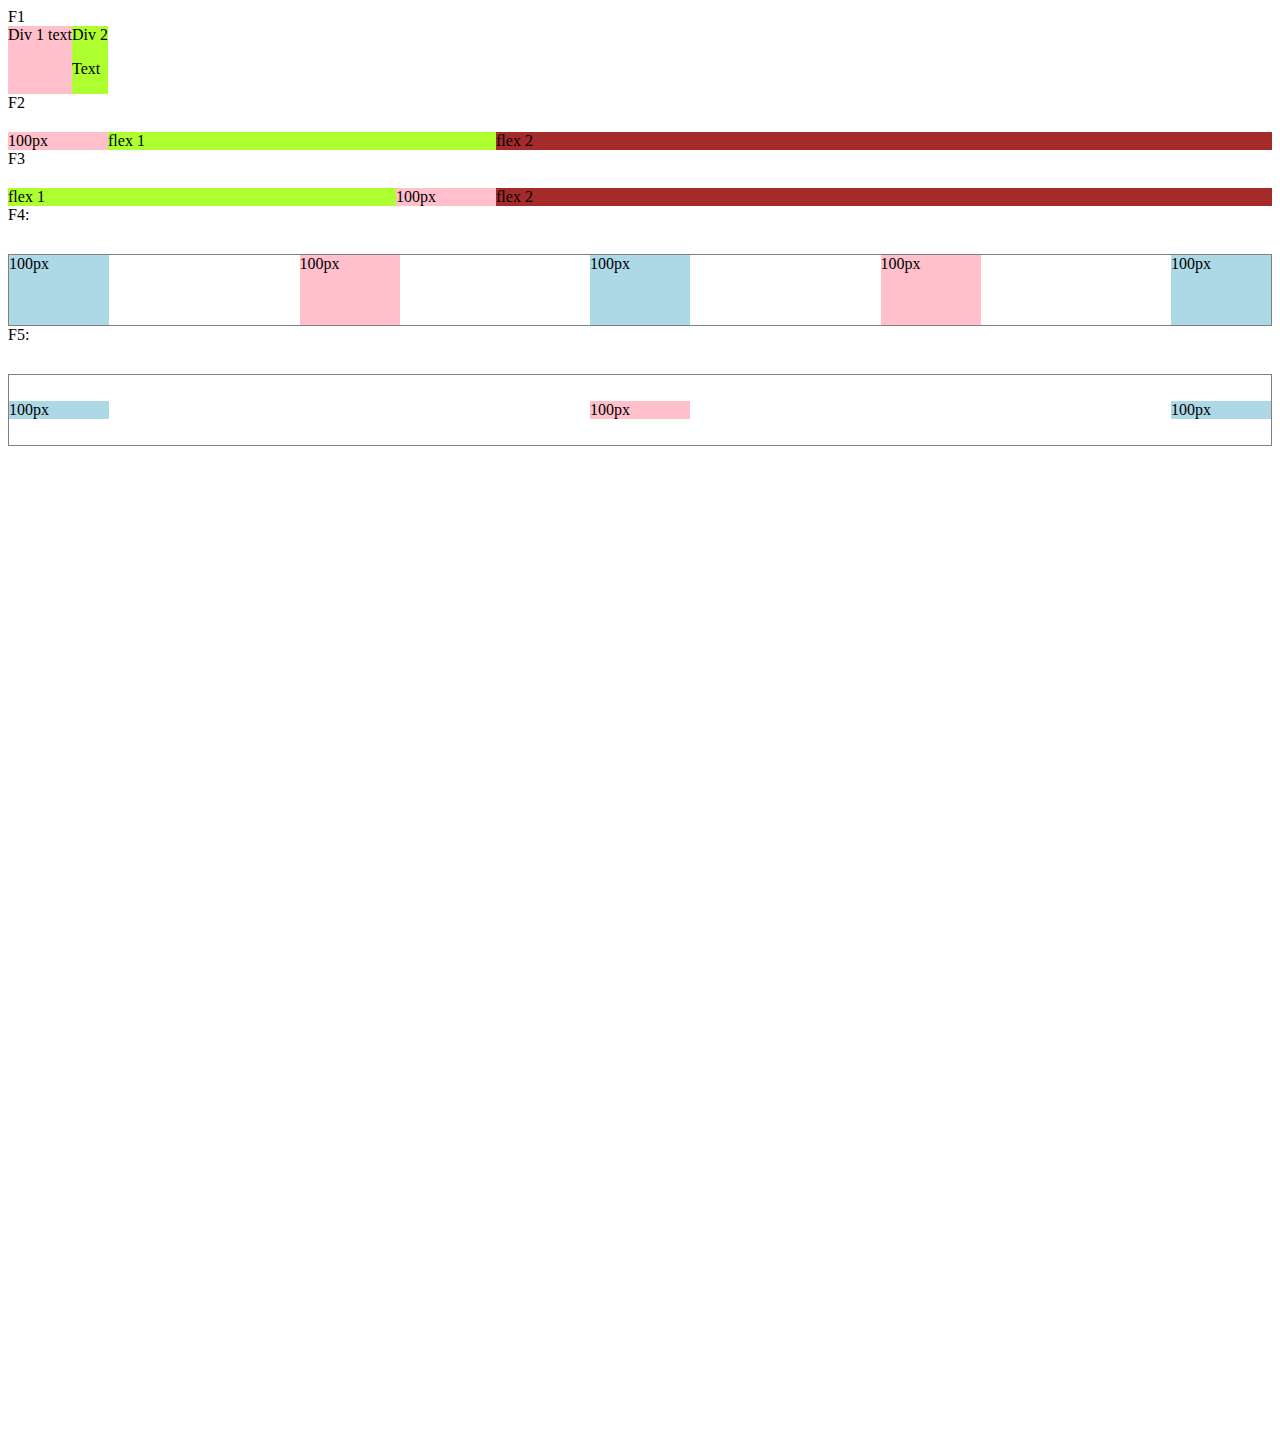
<file: flexbox.html>
<!DOCTYPE html>
<html lang="en">

<head>
    <meta charset="UTF-8">
    <meta http-equiv="X-UA-Compatible" content="IE=edge">
    <meta name="viewport" content="width=device-width, initial-scale=1.0">
    <title>Flexbox </title>
</head>

<body style="padding-bottom: 1000px;">
    F1
    <div style="
        display: flex;
        ">
        <div style="
        background-color: pink;
        ">Div 1 text</div>
        <div style="
        background-color: greenyellow;
        ">Div 2 <p>Text</p>
        </div>
    </div>
    F2
    <div style="
    display: flex;
    margin-top: 20px;
    ">
        <div style="
    width: 100px;
    background-color: pink;
    ">100px</div>
        <div style="
    flex: 1;
    background-color: greenyellow;
    ">flex 1</div>
        <div style="
    flex: 2;
    background-color: brown;
    ">flex 2</div>
    </div>

    F3
    <div style="
    display: flex;
    margin-top: 20px;
    ">
        <div style="
    flex: 1;
    background-color: greenyellow;
    ">flex 1</div>
        <div style="
        width: 100px;
        background-color: pink;
        ">100px</div>
        <div style="
    flex: 2;
    background-color: brown;
    ">flex 2</div>
    </div>

    F4:

    <div style="
    margin-top: 30px;
    height: 70px;
    border-width: 1px;
    border-style: solid;
    border-color: gray;

    display: flex;
    justify-content: space-between;
    ">

        <div style="
    width: 100px;
    background-color: lightblue;
    ">100px
        </div>
        <div style="
        width: 100px;
        background-color: pink;
        ">100px
        </div>
        <div style="
    width: 100px;
    background-color: lightblue;
    ">100px
        </div>
        <div style="
    width: 100px;
    background-color: pink;
    ">100px
        </div>
        <div style="
    width: 100px;
    background-color: lightblue;
    ">100px
        </div>
    </div>

    F5:

    <div style="
    margin-top: 30px;
    height: 70px;
    border-width: 1px;
    border-style: solid;
    border-color: gray;

    display: flex;
    justify-content: space-between;
    align-items: center;
    ">

        <div style="
    width: 100px;
    background-color: lightblue;
    ">100px
        </div>
        <div style="
        width: 100px;
        background-color: pink;
        ">100px
        </div>
        <div style="
    width: 100px;
    background-color: lightblue;
    ">100px
        </div>
    </div>

</body>

</html>
</file>
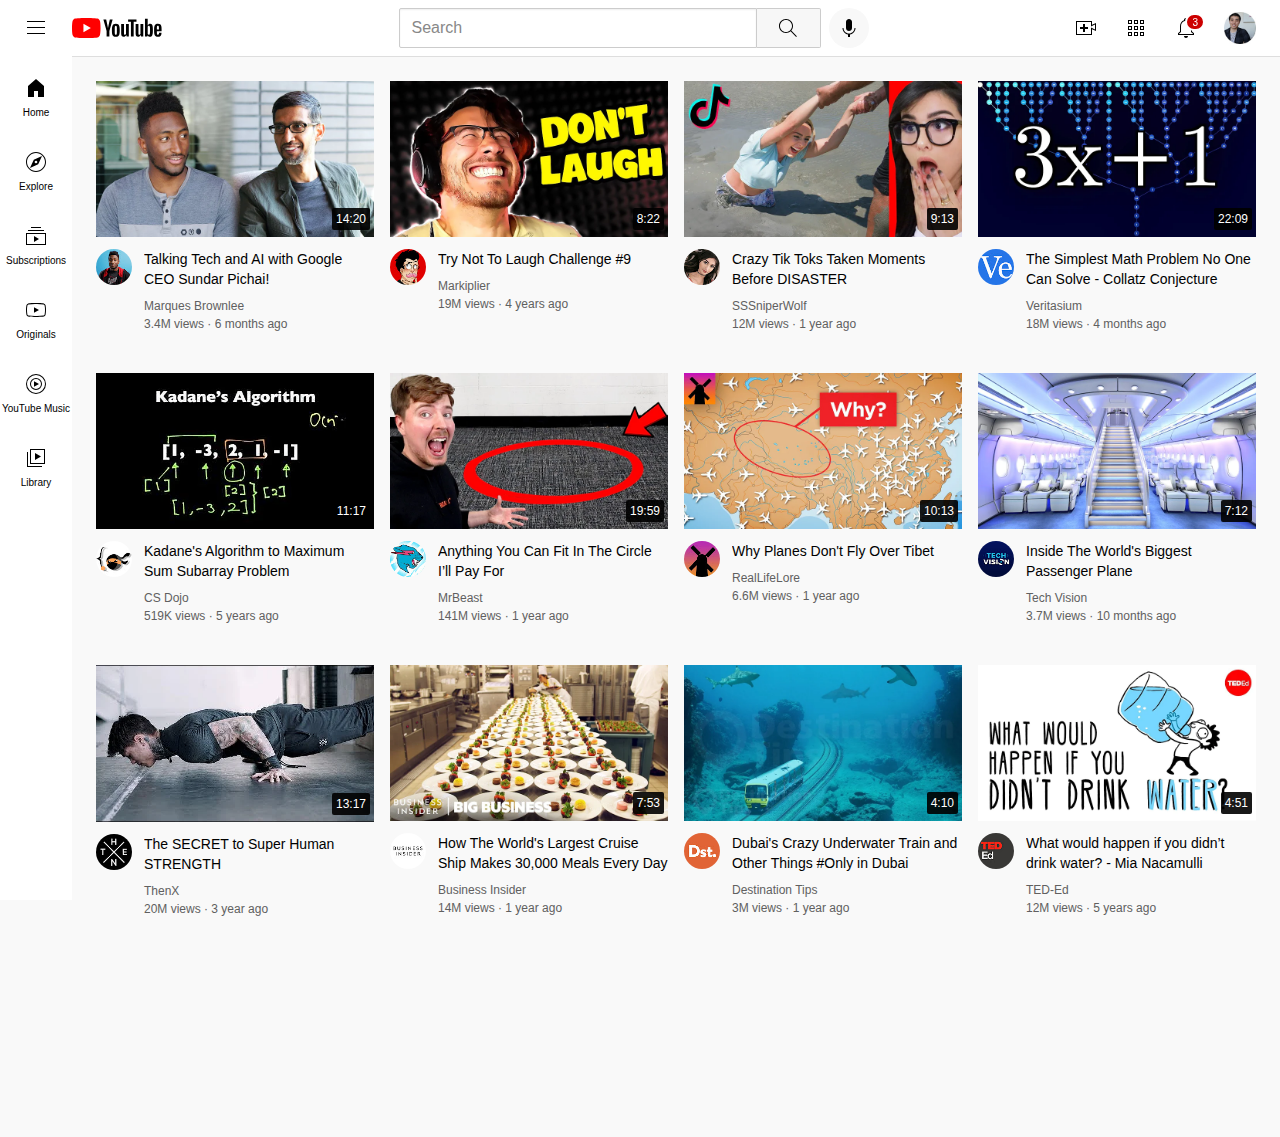
<file: icons/YouTube Exercise.htm>
<!DOCTYPE html>
<!-- saved from url=(0042)https://supersimple.dev/exercises/youtube/ -->
<html><head><meta http-equiv="Content-Type" content="text/html; charset=UTF-8">
    <title>YouTube Exercise</title>
    <link rel="preconnect" href="https://fonts.googleapis.com/">
    <link rel="preconnect" href="https://fonts.gstatic.com/" crossorigin="">
    <link href="./YouTube Exercise_files/css2" rel="stylesheet">
    <style>
      * {
        box-sizing: border-box;
      }

      body {
        margin: 0;
      }

      .Exercises-YouTube {
        font-family: Roboto, Arial, sans-serif;
        padding-top: 57px;
        padding-left: 72px;
        background-color: rgb(249, 249, 249);
      }

      .header {
        display: flex;
        height: 57px;
        border-bottom: 1px solid rgb(222, 222, 222);
        margin-bottom: 20px;
        justify-content: space-between;
        align-items: center;

        position: fixed;
        top: 0;
        left: 0;
        right: 0;
        background-color: white;

        z-index: 100;
      }

      .left-section {
        display: flex;
        align-items: center;
      }

      .left-section .hamburger-menu {
        height: 24px;
        margin-left: 24px;
        margin-right: 24px;
        cursor: pointer;
      }

      .left-section .youtube-logo {
        height: 20px;
        cursor: pointer;
      }

      .middle-section {
        display: flex;
        align-items: center;
        flex: 1;
        max-width: 470px;
        margin-left: 60px;
      }

      .middle-section .search-button img {
        height: 24px;
      }

      .middle-section .voice-search {
        cursor: pointer;
        height: 40px;
        width: 40px;
        border-radius: 20px;
        border: none;
        background-color: rgb(248, 248, 248);

        display: flex;
        justify-content: center;
        align-items: center;
      }

      .middle-section .voice-search img {
        height: 24px;
      }

      .right-section {
        display: flex;
        align-items: center;
        width: 182px;
        justify-content: space-between;
        margin-right: 24px;
        margin-left: 29px;
        flex-shrink: 0;
      }

      .right-section .icon {
        cursor: pointer;
        height: 24px;
      }

      .right-section .my-channel {
        height: 32px;
        cursor: pointer;
      }

      .notification-count {
        background-color: rgb(204, 0, 0);
        border-radius: 80px;
        position: absolute;
        top: -3px;
        right: -7px;
        color: white;
        border: 2px solid white;
        display: flex;
        justify-content: center;
        align-items: center;
        font-size: 10px;
        padding: 1.5px 5px;
        pointer-events: none;
      }

      .search-bar {
        font-family: Roboto, Arial, sans-serif;
        height: 40px;
        flex: 1;
        width: 0;
        min-width: 0;
        padding-left: 12px;
        font-size: 16px;
        -webkit-font-smoothing: antialiased;

        border: 1px solid rgb(204, 204, 204);
        border-top-left-radius: 2px;
        border-bottom-left-radius: 2px;

        box-shadow: inset 0px 1px 2px rgb(238, 238, 238)
      }

      .search-bar:focus {
        outline: 1px solid rgb(31, 92, 198);
        outline-offset: -1px;
      }

      .search-bar::placeholder {
        color: rgb(136, 136, 136);
        font-size: 16px;
        -webkit-font-smoothing: antialiased;
      }

      .search-button {
        height: 40px;
        width: 64px;

        border: 1px solid rgb(204, 204, 204);
        border-left: none;
        border-top-right-radius: 2px;
        border-bottom-right-radius: 2px;

        background-color: rgb(247, 247, 247);
        cursor: pointer;
        margin-right: 8px;

        display: flex;
        align-items: center;
        justify-content: center;
      }

      .search-button:hover {
        background-color: rgb(239, 239, 239);
      }

      .search-button:active {
        background-color: rgb(232, 232, 232);
      }

      .sidebar {
        position: fixed;
        left: 0;
        top: 56px;
        bottom: 0;

        background-color: white;
        width: 72px;
        padding-top: 4px;

        z-index: 200;
      }

      .sidebar-link {
        font-size: 10px;
        height: 74px;

        display: flex;
        flex-direction: column;
        justify-content: center;
        align-items: center;

        cursor: pointer;
      }

      .sidebar-link:hover {
        background-color: rgb(238, 238, 238);
      }

      .sidebar-link img {
        height: 24px;
        margin-bottom: 6.5px;
      }

      .tooltip {
        background-color: rgba(96, 96, 96, 0.9);
        color: white;
        font-size: 12px;
        padding: 8px;
        border-radius: 2px;
        position: absolute;

        bottom: -50px;

        opacity: 0;
        transition: opacity 0.15s;
        pointer-events: none;
        white-space: nowrap;
      }

      .tooltip-container {
        position: relative;
        display: flex;
        justify-content: center;
      }

      .tooltip-container:hover .tooltip {
        opacity: 1;
      }

      main {
        min-height: 120vh;
      }

      .video-grid {
        display: grid;
        grid-template-columns: 1fr 1fr;
        column-gap: 8px;
        row-gap: 22px;
        padding: 20px;
      }

      @media (min-width: 870px) and (max-width: 1124px) {
        .video-grid {
          grid-template-columns: 1fr 1fr 1fr;
        }
      }

      @media (min-width: 1125px) {
        .video-grid {
          grid-template-columns: 1fr 1fr 1fr 1fr;
        }
      }

      .thumbnail {
        width: 100%;
      }

      .video-title {
        margin-top: 8px;
        font-size: 14px;
        font-weight: 500;
        width: 100%;
        line-height: 20px;
        margin-bottom: 0;

        overflow: hidden;
        display: -webkit-box;
        -webkit-line-clamp: 2;
        -webkit-box-orient: vertical;
        text-overflow: ellipsis;
      }

      .channel-name,
      .video-stats {
        font-size: 12px;
        color: rgb(96, 96, 96);
      }

      .channel-name {
        margin-top: 10px;
        margin-bottom: 0;
      }

      .video-stats {
        margin-top: 4px;
      }

      .channel-link {
        text-decoration: none;
        color: inherit;
      }

      .video-link {
        text-decoration: none;
        color: black;
      }

      .video-card {
        padding: 4px;
        vertical-align: top;
      }

      .video-info-grid {
        display: grid;
        grid-template-columns: 48px 1fr;
      }

      .channel-profile-pic img {
        width: 36px;
        border-radius: 36px;
        margin-top: 8px;
      }

      .thumbnail-container {
        position: relative;
      }

      .video-time {
        position: absolute;
        bottom: 11px;
        right: 4px;

        color: white;
        background-color: rgba(0, 0, 0, 0.9);
        font-size: 12px;
        padding: 4px;
        border-radius: 2px;
        font-weight: 500;
      }
    </style>
  </head>
  <body>
    <div class="Exercises-YouTube">
      <header class="header">
        <div class="left-section">
          <img class="hamburger-menu" src="./YouTube Exercise_files/hamburger-menu.svg">
          <img class="youtube-logo" src="./YouTube Exercise_files/youtube-logo.svg">
        </div>

        <div class="middle-section">
          <input class="search-bar" type="text" placeholder="Search">
          <button class="search-button tooltip-container">
            <img src="./YouTube Exercise_files/search.svg">
            <div class="tooltip">Search</div>
          </button>
          <button class="voice-search tooltip-container">
            <img src="./YouTube Exercise_files/voice-search-icon.svg">
            <div class="tooltip">Search with your voice</div>
          </button>
        </div>

        <div class="right-section">
          <div class="tooltip-container">
            <img class="icon" src="./YouTube Exercise_files/upload.svg">
            <div class="tooltip">Create</div>
          </div>
          <div class="tooltip-container">
            <img class="icon" src="./YouTube Exercise_files/youtube-apps.svg">
            <div class="tooltip">YouTube apps</div>
          </div>
          <div class="tooltip-container">
            <img class="icon" src="./YouTube Exercise_files/notifications.svg">
            <div class="notification-count">3</div>
            <div class="tooltip">Notifications</div>
          </div>
          <img class="my-channel" src="./YouTube Exercise_files/my-channel.jpeg">
        </div>
      </header>

      <nav class="sidebar">
        <div class="sidebar-link">
          <img src="./YouTube Exercise_files/home.svg">
          <div>Home</div>
        </div>
        <div class="sidebar-link">
          <img src="./YouTube Exercise_files/explore.svg">
          <div>Explore</div>
        </div>
        <div class="sidebar-link">
          <img src="./YouTube Exercise_files/subscriptions.svg">
          <div>Subscriptions</div>
        </div>
        <div class="sidebar-link">
          <img src="./YouTube Exercise_files/originals.svg">
          <div>Originals</div>
        </div>
        <div class="sidebar-link">
          <img src="./YouTube Exercise_files/youtube-music.svg">
          <div>YouTube Music</div>
        </div>
        <div class="sidebar-link">
          <img src="./YouTube Exercise_files/library.svg">
          <div>Library</div>
        </div>
      </nav>

      <main>
        <section class="video-grid">
          <div class="video-card">
            <div class="thumbnail-container">
              <a href="https://www.youtube.com/watch?v=n2RNcPRtAiY">
                <img class="thumbnail" src="./YouTube Exercise_files/thumbnail-1.webp">
              </a>
              <div class="video-time">14:20</div>
            </div>
            <div class="video-info-grid">
              <div class="channel-profile-pic">
                <a href="https://www.youtube.com/c/mkbhd">
                  <img src="./YouTube Exercise_files/channel-1.jpeg">
                </a>
              </div>
              <div class="video-info">
                <p class="video-title">
                  <a class="video-link" href="https://www.youtube.com/watch?v=n2RNcPRtAiY">
                    Talking Tech and AI with Google CEO Sundar Pichai!
                  </a>
                </p>
                <p class="channel-name">
                  <a class="channel-link" href="https://www.youtube.com/c/mkbhd">
                    Marques Brownlee
                  </a>
                </p>
                <p class="video-stats">
                  3.4M views · 6 months ago
                </p>
              </div>
            </div>
          </div>

          <div class="video-card">
            <div class="thumbnail-container">
              <a href="https://www.youtube.com/watch?v=mP0RAo9SKZk">
                <img class="thumbnail" src="./YouTube Exercise_files/thumbnail-2.webp">
              </a>
              <div class="video-time">8:22</div>
            </div>
            <div class="video-info-grid">
              <div class="channel-profile-pic">
                <a href="https://www.youtube.com/c/markiplier">
                  <img src="./YouTube Exercise_files/channel-2.jpeg">
                </a>
              </div>
              <div class="video-info">
                <p class="video-title">
                  <a class="video-link" href="https://www.youtube.com/watch?v=mP0RAo9SKZk">
                    Try Not To Laugh Challenge #9
                  </a>
                </p>
                <p class="channel-name">
                  <a class="channel-link" href="https://www.youtube.com/c/markiplier">
                    Markiplier
                  </a>
                </p>
                <p class="video-stats">
                  19M views · 4 years ago
                </p>
              </div>
            </div>
          </div>

          <div class="video-card">
            <div class="thumbnail-container">
              <a href="https://www.youtube.com/watch?v=FgjPQQeTh1w">
                <img class="thumbnail" src="./YouTube Exercise_files/thumbnail-3.webp">
              </a>
              <div class="video-time">9:13</div>
            </div>
            <div class="video-info-grid">
              <div class="channel-profile-pic">
                <a href="https://www.youtube.com/user/SSSniperWolf">
                  <img src="./YouTube Exercise_files/channel-3.jpeg">
                </a>
              </div>
              <div class="video-info">
                <p class="video-title">
                  <a class="video-link" href="https://www.youtube.com/watch?v=FgjPQQeTh1w">
                    Crazy Tik Toks Taken Moments Before DISASTER
                  </a>
                </p>
                <p class="channel-name">
                  <a class="channel-link" href="https://www.youtube.com/user/SSSniperWolf">
                    SSSniperWolf
                  </a>
                </p>
                <p class="video-stats">
                  12M views · 1 year ago
                </p>
              </div>
            </div>
          </div>

          <div class="video-card">
            <div class="thumbnail-container">
              <a href="https://www.youtube.com/watch?v=094y1Z2wpJg">
                <img class="thumbnail" src="./YouTube Exercise_files/thumbnail-4.webp">
              </a>
              <div class="video-time">22:09</div>
            </div>
            <div class="video-info-grid">
              <div class="channel-profile-pic">
                <a href="https://www.youtube.com/c/veritasium">
                  <img src="./YouTube Exercise_files/channel-4.jpeg">
                </a>
              </div>
              <div class="video-info">
                <p class="video-title">
                  <a class="video-link" href="https://www.youtube.com/watch?v=094y1Z2wpJg">
                    The Simplest Math Problem No One Can Solve - Collatz Conjecture
                  </a>
                </p>
                <p class="channel-name">
                  <a class="channel-link" href="https://www.youtube.com/c/veritasium">
                    Veritasium
                  </a>
                </p>
                <p class="video-stats">
                  18M views · 4 months ago
                </p>
              </div>
            </div>
          </div>

          <div class="video-card">
            <div class="thumbnail-container">
              <a href="https://www.youtube.com/watch?v=86CQq3pKSUw">
                <img class="thumbnail" src="./YouTube Exercise_files/thumbnail-5.webp">
              </a>
              <div class="video-time">11:17</div>
            </div>
            <div class="video-info-grid">
              <div class="channel-profile-pic">
                <a href="https://www.youtube.com/c/CSDojo">
                  <img src="./YouTube Exercise_files/channel-5.jpeg">
                </a>
              </div>
              <div class="video-info">
                <p class="video-title">
                  <a class="video-link" href="https://www.youtube.com/watch?v=86CQq3pKSUw">
                    Kadane's Algorithm to Maximum Sum Subarray Problem
                  </a>
                </p>
                <p class="channel-name">
                  <a class="channel-link" href="https://www.youtube.com/c/CSDojo">
                    CS Dojo
                  </a>
                </p>
                <p class="video-stats">
                  519K views · 5 years ago
                </p>
              </div>
            </div>
          </div>

          <div class="video-card">
            <div class="thumbnail-container">
              <a href="https://www.youtube.com/watch?v=yXWw0_UfSFg">
                <img class="thumbnail" src="./YouTube Exercise_files/thumbnail-6.webp">
              </a>
              <div class="video-time">19:59</div>
            </div>
            <div class="video-info-grid">
              <div class="channel-profile-pic">
                <a href="https://www.youtube.com/channel/UCX6OQ3DkcsbYNE6H8uQQuVA">
                  <img src="./YouTube Exercise_files/channel-6.jpeg">
                </a>
              </div>
              <div class="video-info">
                <p class="video-title">
                  <a class="video-link" href="https://www.youtube.com/watch?v=yXWw0_UfSFg">
                    Anything You Can Fit In The Circle I’ll Pay For
                  </a>
                </p>
                <p class="channel-name">
                  <a class="channel-link" href="https://www.youtube.com/channel/UCX6OQ3DkcsbYNE6H8uQQuVA">
                    MrBeast
                  </a>
                </p>
                <p class="video-stats">
                  141M views · 1 year ago
                </p>
              </div>
            </div>
          </div>

          <div class="video-card">
            <div class="thumbnail-container">
              <a href="https://www.youtube.com/watch?v=fNVa1qMbF9Y">
                <img class="thumbnail" src="./YouTube Exercise_files/thumbnail-7.webp">
              </a>
              <div class="video-time">10:13</div>
            </div>
            <div class="video-info-grid">
              <div class="channel-profile-pic">
                <a href="https://www.youtube.com/channel/UCP5tjEmvPItGyLhmjdwP7Ww">
                  <img src="./YouTube Exercise_files/channel-7.jpeg">
                </a>
              </div>
              <div class="video-info">
                <p class="video-title">
                  <a class="video-link" href="https://www.youtube.com/watch?v=fNVa1qMbF9Y">
                    Why Planes Don't Fly Over Tibet
                  </a>
                </p>
                <p class="channel-name">
                  <a class="channel-link" href="https://www.youtube.com/channel/UCP5tjEmvPItGyLhmjdwP7Ww">
                    RealLifeLore
                  </a>
                </p>
                <p class="video-stats">
                  6.6M views · 1 year ago
                </p>
              </div>
            </div>
          </div>

          <div class="video-card">
            <div class="thumbnail-container">
              <a href="https://www.youtube.com/watch?v=lFm4EM1juls">
                <img class="thumbnail" src="./YouTube Exercise_files/thumbnail-8.webp">
              </a>
              <div class="video-time">7:12</div>
            </div>
            <div class="video-info-grid">
              <div class="channel-profile-pic">
                <a href="https://www.youtube.com/channel/UCHAK6CyegY22Zj2GWrcaIxg">
                  <img src="./YouTube Exercise_files/channel-8.jpeg">
                </a>
              </div>
              <div class="video-info">
                <p class="video-title">
                  <a class="video-link" href="https://www.youtube.com/watch?v=lFm4EM1juls">
                    Inside The World's Biggest Passenger Plane
                  </a>
                </p>
                <p class="channel-name">
                  <a class="channel-link" href="https://www.youtube.com/channel/UCHAK6CyegY22Zj2GWrcaIxg">
                    Tech Vision
                  </a>
                </p>
                <p class="video-stats">
                  3.7M views · 10 months ago
                </p>
              </div>
            </div>
          </div>

          <div class="video-card">
            <div class="thumbnail-container">
              <a href="https://www.youtube.com/watch?v=ixmxOlcrlUc">
                <img class="thumbnail" src="./YouTube Exercise_files/thumbnail-9.webp">
              </a>
              <div class="video-time">13:17</div>
            </div>
            <div class="video-info-grid">
              <div class="channel-profile-pic">
                <a href="https://www.youtube.com/c/OFFICIALTHENXSTUDIOS">
                  <img src="./YouTube Exercise_files/channel-9.jpeg">
                </a>
              </div>
              <div class="video-info">
                <p class="video-title">
                  <a class="video-link" href="https://www.youtube.com/watch?v=ixmxOlcrlUc">
                    The SECRET to Super Human STRENGTH
                  </a>
                </p>
                <p class="channel-name">
                  <a class="channel-link" href="https://www.youtube.com/c/OFFICIALTHENXSTUDIOS">
                    ThenX
                  </a>
                </p>
                <p class="video-stats">
                  20M views · 3 year ago
                </p>
              </div>
            </div>
          </div>

          <div class="video-card">
            <div class="thumbnail-container">
              <a href="https://www.youtube.com/watch?v=R2vXbFp5C9o">
                <img class="thumbnail" src="./YouTube Exercise_files/thumbnail-10.webp">
              </a>
              <div class="video-time">7:53</div>
            </div>
            <div class="video-info-grid">
              <div class="channel-profile-pic">
                <a href="https://www.youtube.com/user/businessinsider">
                  <img src="./YouTube Exercise_files/channel-10.jpeg">
                </a>
              </div>
              <div class="video-info">
                <p class="video-title">
                  <a class="video-link" href="https://www.youtube.com/watch?v=R2vXbFp5C9o">
                    How The World's Largest Cruise Ship Makes 30,000 Meals Every Day
                  </a>
                </p>
                <p class="channel-name">
                  <a class="channel-link" href="https://www.youtube.com/user/businessinsider">
                    Business Insider
                  </a>
                </p>
                <p class="video-stats">
                  14M views · 1 year ago
                </p>
              </div>
            </div>
          </div>

          <div class="video-card">
            <div class="thumbnail-container">
              <a href="https://www.youtube.com/watch?v=0nZuYyXET3s">
                <img class="thumbnail" src="./YouTube Exercise_files/thumbnail-11.webp">
              </a>
              <div class="video-time">4:10</div>
            </div>
            <div class="video-info-grid">
              <div class="channel-profile-pic">
                <a href="https://www.youtube.com/c/Destinationtips">
                  <img src="./YouTube Exercise_files/channel-11.jpeg">
                </a>
              </div>
              <div class="video-info">
                <p class="video-title">
                  <a class="video-link" href="https://www.youtube.com/watch?v=0nZuYyXET3s">
                    Dubai's Crazy Underwater Train and Other Things #Only in Dubai
                  </a>
                </p>
                <p class="channel-name">
                  <a class="channel-link" href="https://www.youtube.com/c/Destinationtips">
                    Destination Tips
                  </a>
                </p>
                <p class="video-stats">
                  3M views · 1 year ago
                </p>
              </div>
            </div>
          </div>

          <div class="video-card">
            <div class="thumbnail-container">
              <a href="https://www.youtube.com/watch?v=9iMGFqMmUFs">
                <img class="thumbnail" src="./YouTube Exercise_files/thumbnail-12.webp">
              </a>
              <div class="video-time">4:51</div>
            </div>
            <div class="video-info-grid">
              <div class="channel-profile-pic">
                <a href="https://www.youtube.com/teded">
                  <img src="./YouTube Exercise_files/channel-12.jpeg">
                </a>
              </div>
              <div class="video-info">
                <p class="video-title">
                  <a class="video-link" href="https://www.youtube.com/watch?v=9iMGFqMmUFs">
                    What would happen if you didn’t drink water? - Mia Nacamulli
                  </a>
                </p>
                <p class="channel-name">
                  <a class="channel-link" href="https://www.youtube.com/teded">
                    TED-Ed
                  </a>
                </p>
                <p class="video-stats">
                  12M views · 5 years ago
                </p>
              </div>
            </div>
          </div>
        </section>
      </main>
    </div>
  
</body></html>
</file>
